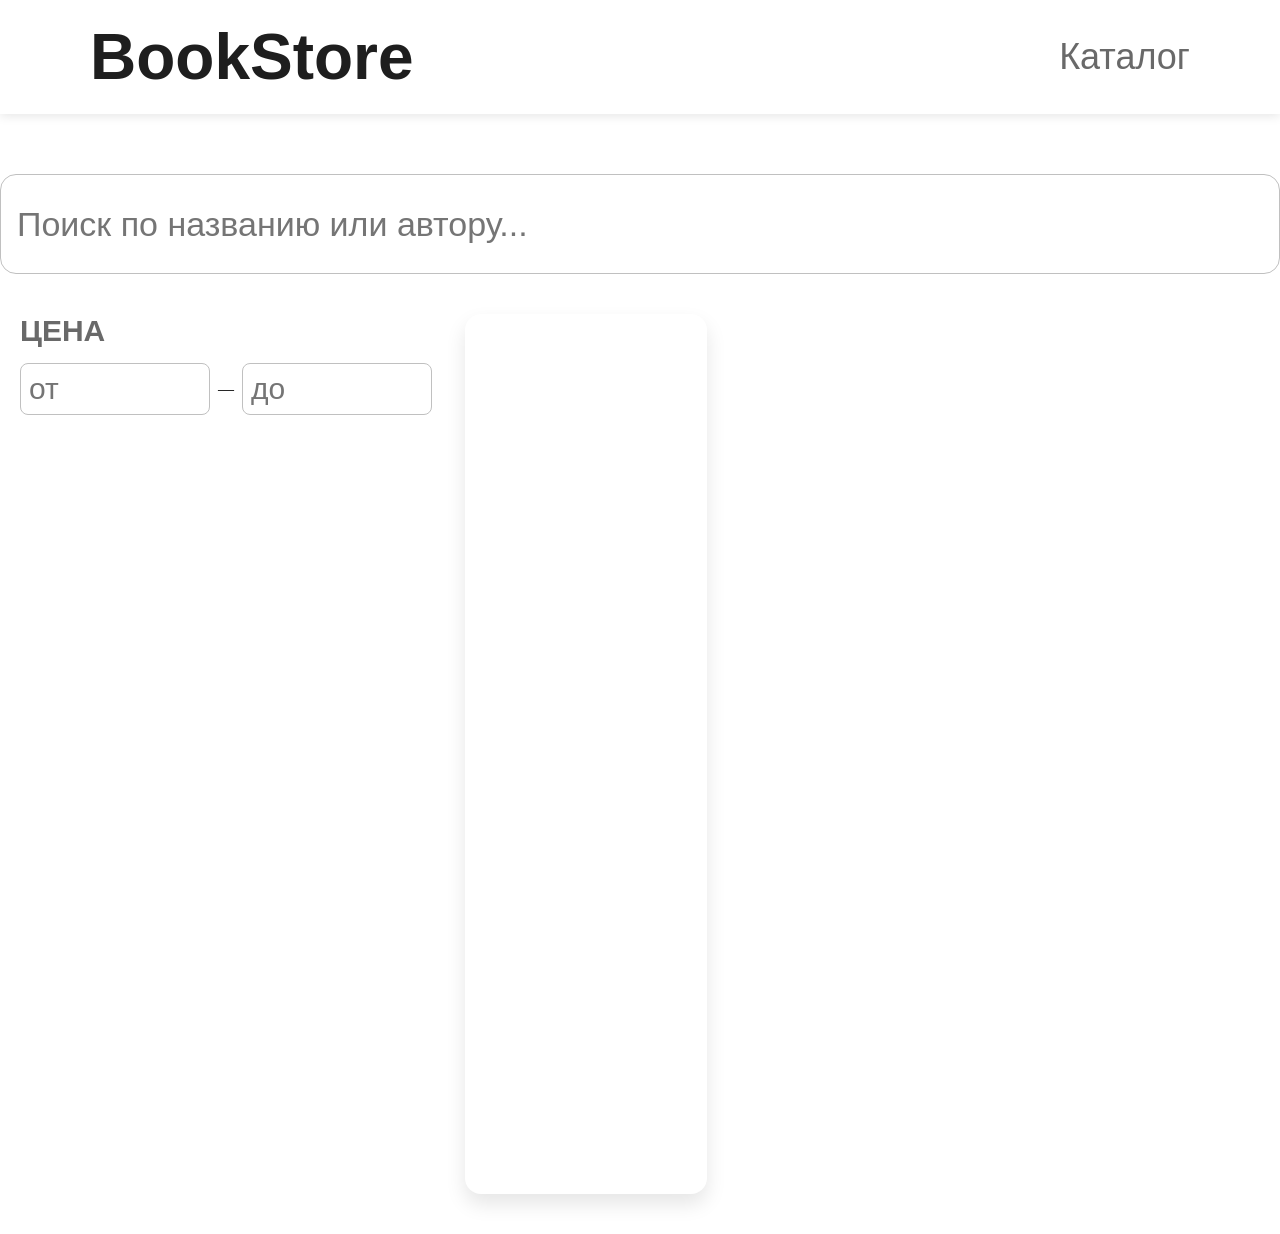
<file: frontend-bookstore/index.html>
<!DOCTYPE html>
<html lang="ru">
<head>
    <meta charset="UTF-8">
    <meta name="viewport" content="width=device-width, initial-scale=1.0">
    <title>BookStore</title>
    <link rel="stylesheet" href="style.css">
</head>
<body>
    <header class="header">
            <h1 class="logo"><a href="index.html">BookStore</a></h1>
            <nav class="nav">
                <ul id="nav-list">
                    <li><a href="index.html">Каталог</a></li>
                </ul>
            </nav>
    </header>

    <main>
        <div class="search-book">
            <form class="search-book-form" action="index.html">
                <input type="text" id="book" name="book" class="search-form_input" placeholder="Поиск по названию или автору...">
            </form>
        </div>

        <div class="books">
            <div class="price-filter">
                <h4 class="price-filter_title">ЦЕНА</h4>
                <div class="price-inputs">
                    <input type="number" class="price-input price-input_min" placeholder="от">
                    <span class="price-dash">—</span>
                    <input type="number" class="price-input price-input_max" placeholder="до">
                </div>
            </div>  
            <div class="books_grid">
                <div class="card-books"></div>
            </div>
        </div>
    </main>
    <script src="script.js"></script>
</body>
</html>
</file>
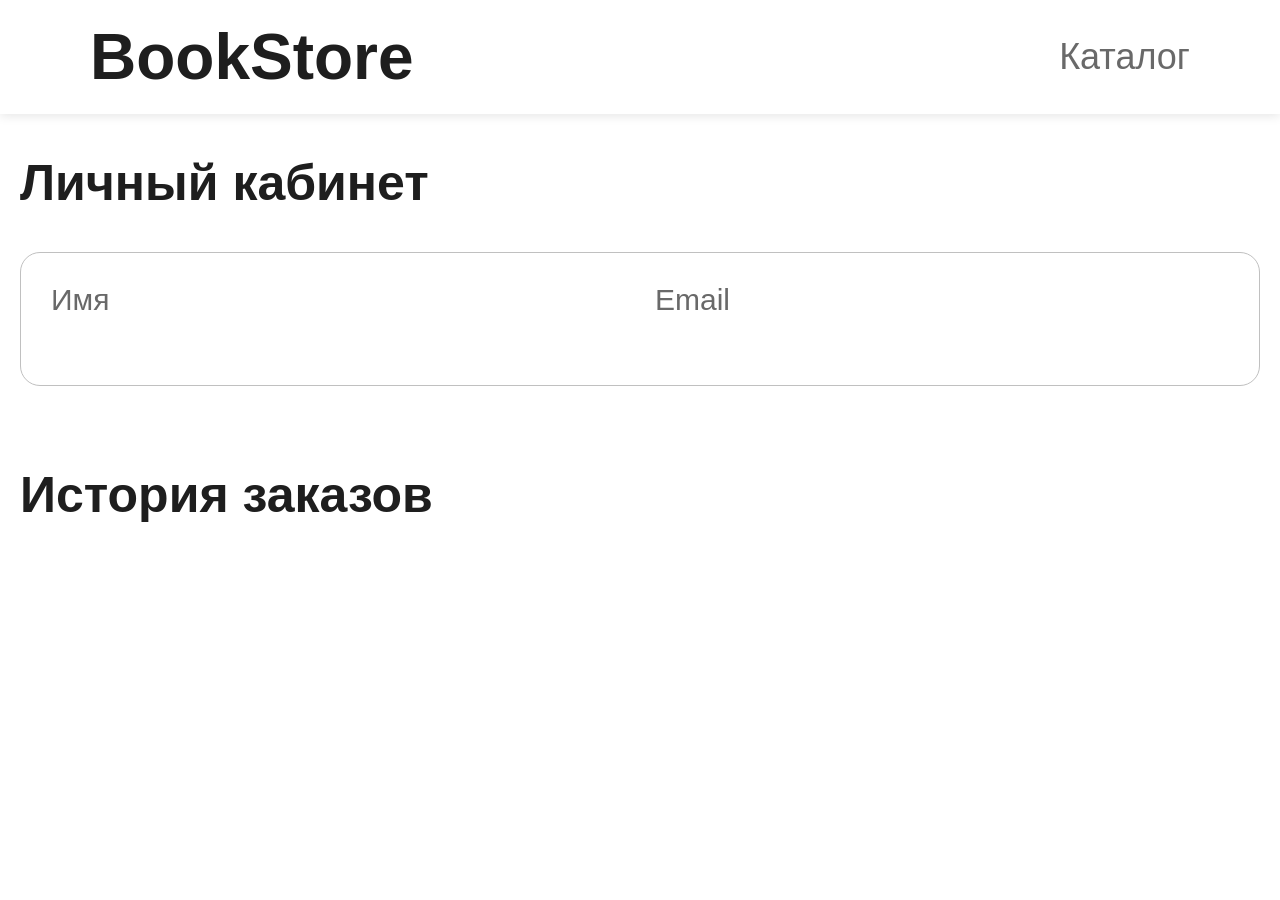
<file: frontend-bookstore/account.html>
<!DOCTYPE html>
<html lang="ru">
<head>
    <meta charset="UTF-8">
    <meta name="viewport" content="width=device-width, initial-scale=1.0">
    <title>Account</title>
    <link rel="stylesheet" href="style.css">
</head>
<body>
    <header class="header">
            <h1 class="logo"><a href="index.html">BookStore</a></h1>
            <nav class="nav">
                <ul id="nav-list">
                    <li><a href="index.html">Каталог</a></li>
                </ul>
            </nav>
    </header>

    <main>
        <div class="profile-container">
            <h1 class="profile_title">Личный кабинет</h1>
            
            <div class="profile-content">
                <div class="profile-main">
                    <div class="profile-info">
                        <div class="info-grid">
                            <div class="info-field">
                                <div class="info-label">Имя</div>
                                <div class="info-value" id="user-name"></div>
                            </div>
                            <div class="info-field">
                                <div class="info-label">Email</div>
                                <div class="info-value" id="user-email"></div>
                            </div>
                        </div>
                    </div>
                    
                    <h2 class="order-title">История заказов</h2>
                    <div class="profile-orders">
                        <!-- <div class="order-card">
                            <div class="order-header">
                                <div class="order-date">15.04.2026</div>
                                <div class="order-status delivered">Доставлен</div>
                                <div class="order-total">1240 ₽</div>
                            </div>
                            <div class="order-items">
                                <div class="order-item">
                                    <span class="item-name">Мастер и Маргарита</span>
                                    <span class="item-quantity">× 1</span>
                                    <span class="item-price">450 ₽</span>
                                </div>
                                <div class="order-item">
                                    <span class="item-name">Три товарища</span>
                                    <span class="item-quantity">× 1</span>
                                    <span class="item-price">420 ₽</span>
                                </div>
                                <div class="order-item">
                                    <span class="item-name">Маленький принц</span>
                                    <span class="item-quantity">× 1</span>
                                    <span class="item-price">320 ₽</span>
                                </div>
                            </div>
                        </div>
                        
                        <div class="order-card">
                            <div class="order-header">
                                <div class="order-date">28.03.2026</div>
                                <div class="order-status delivered">Доставлен</div>
                                <div class="order-total">970 ₽</div>
                            </div>
                            <div class="order-items">
                                <div class="order-item">
                                    <span class="item-name">Преступление и наказание</span>
                                    <span class="item-quantity">× 1</span>
                                    <span class="item-price">520 ₽</span>
                                </div>
                                <div class="order-item">
                                    <span class="item-name">Алиса в стране чудес</span>
                                    <span class="item-quantity">× 1</span>
                                    <span class="item-price">350 ₽</span>
                                </div>
                            </div>
                        </div> -->
                    </div>
                </div>
            </div>
        </div>
        <script>
            async function loadProfile() {
                try {
                    const response = await fetch('http://localhost:8080/me', {
                        method: 'GET',
                        credentials: 'include'
                    });
        
                    if (response.status === 401) {
                        window.location.href = 'sign.html';
                        return;
                    }
        
                    const user = await response.json();
        
                    document.getElementById('user-name').textContent = user.name;
                    document.getElementById('user-email').textContent = user.email;
        
                } catch (error) {
                    console.error(error);
                }
            }
        
            loadProfile();
        </script>
    </main>
    <script src="script.js"></script>
</body>
</html>
</file>
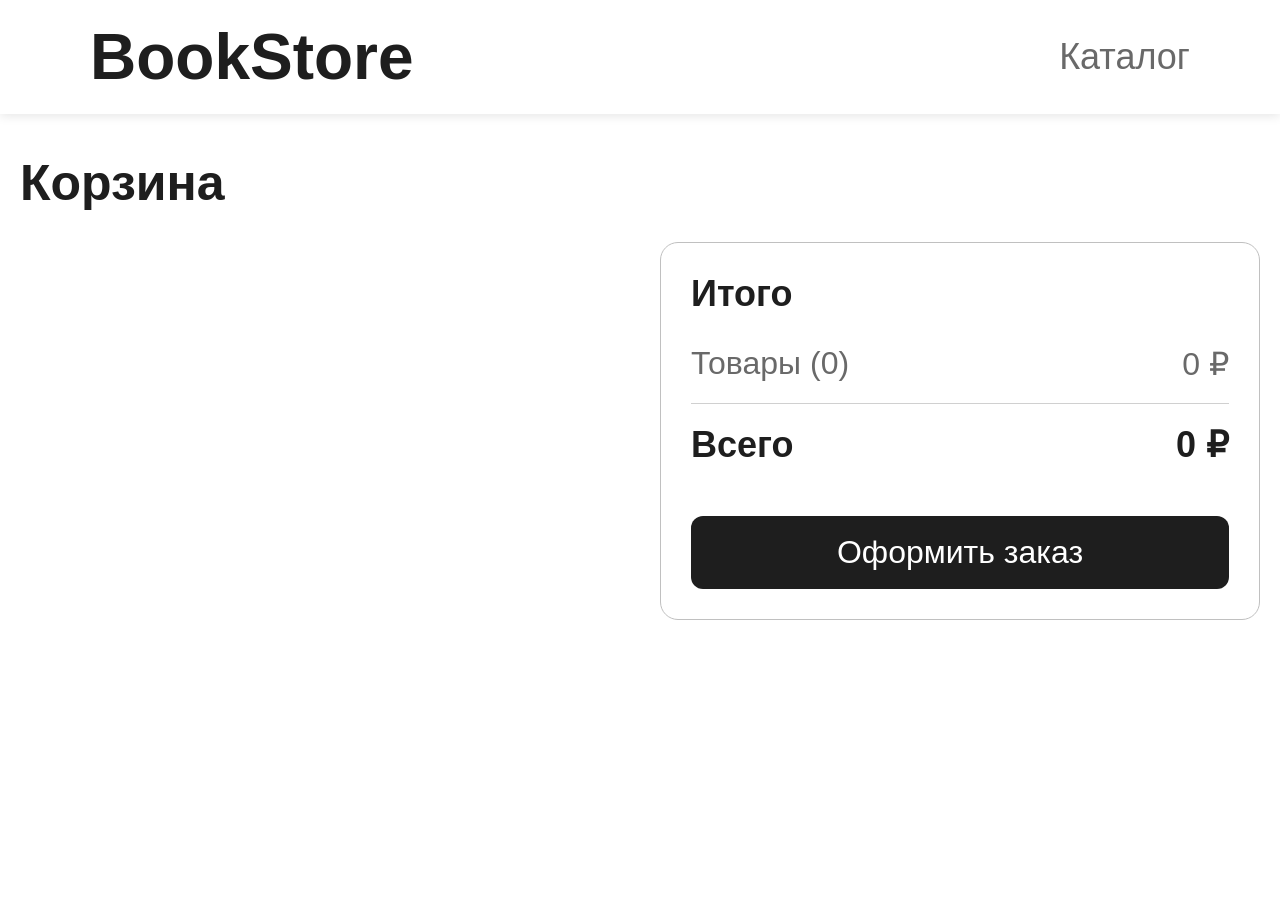
<file: frontend-bookstore/basket.html>
<!DOCTYPE html>
<html lang="ru">
<head>
    <meta charset="UTF-8">
    <meta name="viewport" content="width=device-width, initial-scale=1.0">
    <title>Basket</title>
    <link rel="stylesheet" href="style.css">
</head>
<body>
    <header class="header">
            <h1 class="logo"><a href="index.html">BookStore</a></h1>
            <nav class="nav">
                <ul id="nav-list">
                    <li><a href="index.html">Каталог</a></li>
                </ul>
            </nav>
    </header>
    <main>
        <div class="basket-container">
            <h1 class="basket_title">Корзина</h1>
            <div class="basket-content">
                <div class="basket-items">
                    <div class="basket-item_grid"></div>
                </div>
    
                <div class="basket-summary">
                    <h3 class="summary-title">Итого</h3>
                    <div class="summary-row">
                        <span class="summary-count">Товары (0)</span>
                        <span class="summary-price">0 ₽</span>
                    </div>
                    <div class="summary-row total">
                        <span>Всего</span>
                        <span class="summary-total">0 ₽</span>
                    </div>
                    <button class="checkout-btn">Оформить заказ</button>
                </div>
            </div>

            <!-- Модальное окно подтверждения -->
            <div id="payment-modal" class="payment-modal">
                <div class="payment-modal-content">
                    <h3 class="payment-modal-title">Подтверждение оплаты</h3>
                    <p class="payment-modal-text">Вы уверены, что хотите оплатить заказ?</p>
                    <div class="payment-modal-buttons">
                        <button class="payment-btn payment-btn-yes" id="confirm-payment">Да</button>
                        <button class="payment-btn payment-btn-no" id="cancel-payment">Нет</button>
                    </div>
                </div>
            </div>
        </div>
    </main>
    <script src="script.js"></script>
</body>
</html>
</file>
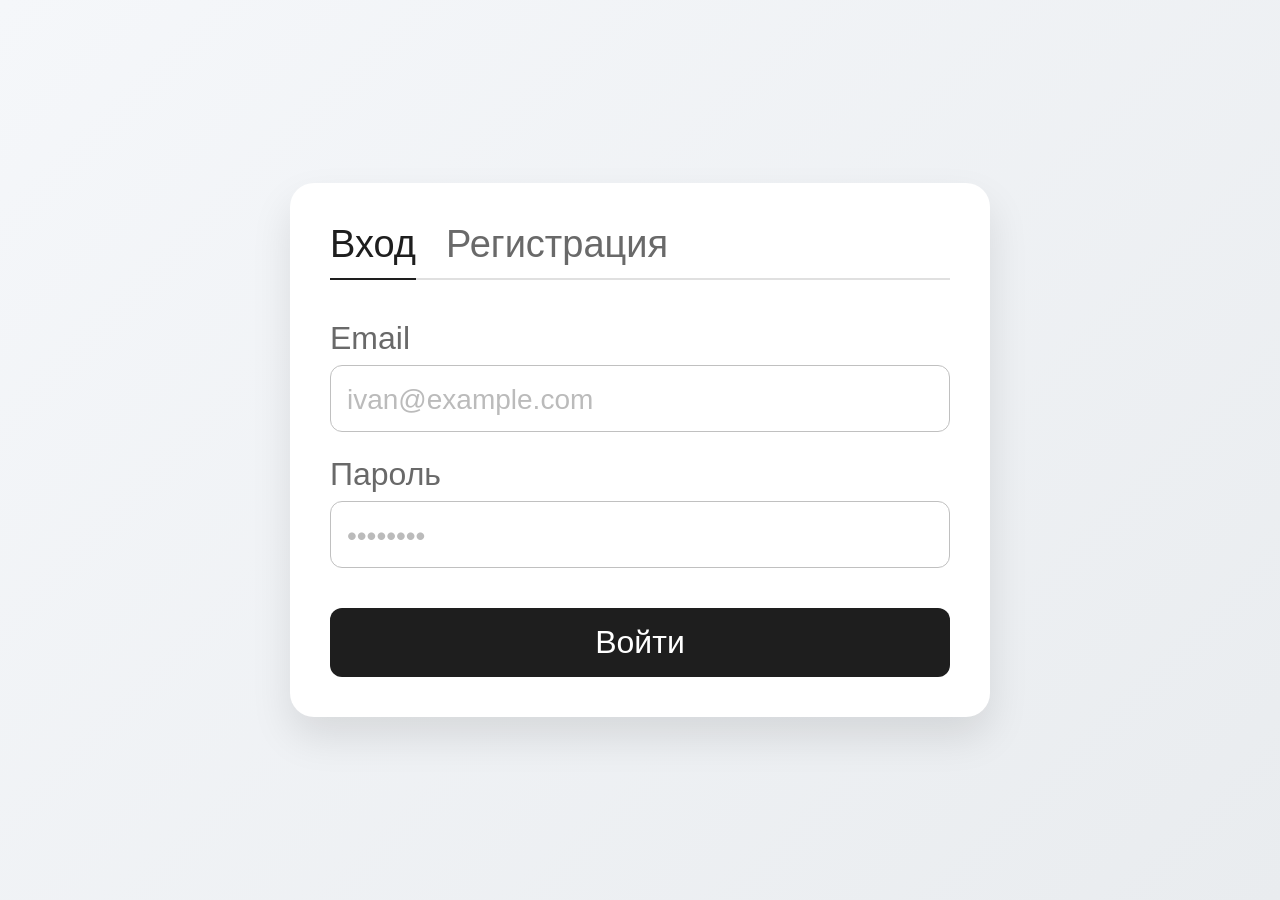
<file: frontend-bookstore/sign.html>
<!DOCTYPE html>
<html lang="ru">
<head>
    <meta charset="UTF-8">
    <meta name="viewport" content="width=device-width, initial-scale=1.0">
    <title>Sign</title>
    <link rel="stylesheet" href="style.css">
</head>

<body>
    <main>
        <div class="auth-container">
            <div class="auth-card">
                <div class="auth-tabs">
                    <button class="auth-tab active" data-tab="login">Вход</button>
                    <button class="auth-tab" data-tab="register">Регистрация</button>
                </div>
                
                <form class="auth-form login-form" id="login-form">
                    <div class="form-group">
                        <label class="form-label">Email</label>
                        <input type="email" name="email" class="form-input" placeholder="ivan@example.com">
                    </div>
                    <div class="form-group">
                        <label class="form-label">Пароль</label>
                        <input type="password" name="password" class="form-input" placeholder="••••••••">
                    </div>
                    <button type="submit" class="auth-btn">Войти</button>
                </form>
                
                <form class="auth-form register-form" id="register-form" style="display: none;">
                    <div class="form-group">
                        <label class="form-label">Имя пользователя</label>
                        <input type="text" name="name" class="form-input" placeholder="Иван Петров">
                    </div>
                    <div class="form-group">
                        <label class="form-label">Email</label>
                        <input type="email" name="email" class="form-input" placeholder="ivan@example.com">
                    </div>
                    <div class="form-group">
                        <label class="form-label">Пароль</label>
                        <input type="password" name="password" class="form-input" placeholder="••••••••">
                    </div>
                    <button type="submit" class="auth-btn">Зарегистрироваться</button>
                </form>
            </div>
        </div>
        
        <script>
            const tabs = document.querySelectorAll('.auth-tab');
            const loginForm = document.getElementById('login-form');
            const registerForm = document.getElementById('register-form');
        
            tabs.forEach(tab => {
                tab.addEventListener('click', () => {
                    tabs.forEach(t => t.classList.remove('active'));
                    tab.classList.add('active');
        
                    if (tab.dataset.tab === 'login') {
                        loginForm.style.display = 'block';
                        registerForm.style.display = 'none';
                    } else {
                        loginForm.style.display = 'none';
                        registerForm.style.display = 'block';
                    }
                });
            });
        
            // LOGIN
            loginForm.addEventListener('submit', async (e) => {
                e.preventDefault();

                const email = loginForm.email.value;
                const password = loginForm.password.value;

                const response = await fetch('http://localhost:8080/login', {
                    method: 'POST',
                    credentials: 'include',
                    headers: {
                        'Content-Type': 'application/x-www-form-urlencoded'
                    },
                    body: `email=${encodeURIComponent(email)}&password=${encodeURIComponent(password)}`
                });

                if (response.ok) {
                    window.location.href = 'index.html';
                } else {
                    alert('Неверный email или пароль');
                }
            });
        
            // REGISTER
            registerForm.addEventListener('submit', async (e) => {
                e.preventDefault();

                const name = registerForm.name.value;
                const email = registerForm.email.value;
                const password = registerForm.password.value;

                const response = await fetch('http://localhost:8080/registration', {
                    method: 'POST',
                    credentials: 'include',
                    headers: {
                        'Content-Type': 'application/x-www-form-urlencoded'
                    },
                    body:
                        `name=${encodeURIComponent(name)}` +
                        `&email=${encodeURIComponent(email)}` +
                        `&password=${encodeURIComponent(password)}`
                });

                if (response.ok) {
                    alert('Регистрация успешна');
                } else {
                    alert('Ошибка регистрации');
                }
            });
        </script>
    </main>
    <script src="script.js"></script>
</body>
</html>
</file>
<file: frontend-bookstore/style.css>
* {
    margin: 0;
    padding: 0;
    box-sizing: border-box;
}

.header {
    background: #FFFFFF;
    padding: 20px 90px;
    display: flex;
    justify-content: space-between;
    align-items: center;
    box-shadow: 0 2px 10px rgba(0,0,0,0.1);
}

.logo a{
    text-decoration: none;
    font-size: 64px;
    font-family: 'Montserrat', sans-serif;
    color: #1E1E1E;
    margin: 0;
}

.logo a:hover {
    color: #696969;
}

.nav > ul {
    display: flex;
    list-style: none;
    gap: 60px;
}

.nav a {
    text-decoration: none;
    font-family: 'Montserrat', sans-serif;
    color: #696969;
    font-size: 36px;
}

.nav a:hover {
    color: #1E1E1E;
}

.nav ul li {
    position: relative;
    list-style: none;
}

.auth-link {
    color: #FFFFFF !important;
    background: #1E1E1E;
    padding: 12px 22px;
    border-radius: 10px;
    transition: all 0.2s;
}

.auth-link:hover {
    background: #444;
}

.search-book {
    display: flex;
    justify-content: center;
    margin-top: 60px;
}

.search-book-form {
    width: 100%;
    max-width: 2400px;
}

.search-form_input {
    width: 100%;
    height: 100px;
    padding: 12px 16px;
    font-size: 34px;
    font-family: 'Montserrat', sans-serif;
    color: #696969;
    border: 1px solid #c0c0c0;
    border-radius: 16px;
    outline: none;
    box-shadow: none;
    -webkit-appearance: none;
    appearance: none;
}

.search-form_input:focus {
    outline: none;
    border-color: #1E1E1E;
    box-shadow: none;
}

.books {
    display: flex;
    max-width: 2400px;
    margin: 0 auto;
    padding: 40px 20px;
    gap: 45px;
}

.price-filter {
    width: 400px;
    flex-shrink: 0;
}

.price-filter_title {
    font-family: 'Montserrat', sans-serif;
    font-size: 30px;
    margin-bottom: 15px;
    color: #696969;
}

.price-inputs {
    display: flex;
    align-items: center;
    gap: 8px;
}

.price-input {
    width: 190px;
    padding: 8px 8px;
    font-family: 'Montserrat', sans-serif;
    font-size: 30px;
    border: 1px solid #c0c0c0;
    border-radius: 8px;
    outline: none;
}

.price-input:focus {
    border-color: #1E1E1E;
}

.books_grid {
    flex: 1;
    display: grid;
    grid-template-columns: repeat(3, 1fr);
    gap: 35px;
}

.card-books {
    position: relative;
    background: #FFFFFF;
    height: 880px;
    border-radius: 16px;
    padding: 20px;
    box-shadow: 0 10px 20px rgba(0, 0, 0, 0.1);
    transition: transform 0.3s;
}

.card-books:hover {
    transform: translateY(-5px);
}

.card-books_image {
    height: 500px;
    display: flex;
    justify-content: center;
    margin-bottom: 110px;
}

.book-cover {
    height: 100%;
    display: block;
}

.card-content {
    display: flex;
    flex-direction: column;
}

.card-title {
    color: #1E1E1E;
    font-family: 'Montserrat', sans-serif;
    font-size: 32px;
    margin-bottom: 20px;
}

.card-author {
    color: #696969;
    font-family: 'Montserrat', sans-serif;
    font-size: 24px;
    margin-bottom: 10px;
}

.card-year {
    color: #696969;
    font-family: 'Montserrat', sans-serif;
    font-size: 24px;
}

.card-price {
    color: #1E1E1E;
    font-family: 'Montserrat', sans-serif;
    font-size: 32px;
    position: absolute;
    bottom: 47px;
}

.in-basket_btn {    
    position: absolute;
    bottom: 27px;
    right: 27px;
    padding: 20px 20px;
    font-family: 'Montserrat', sans-serif;
    background: #1E1E1E;
    color: #FFFFFF;
    border: none;
    border-radius: 10px;
    font-size: 30px;
}

.in-basket_btn:hover {
    background: #444;
}

/* basket.html */
.basket-container {
    max-width: 2400px;
    margin: 0 auto;
    padding: 40px 20px;
}

.basket_title {
    font-family: 'Montserrat', sans-serif;
    font-size: 50px;
    color: #1E1E1E;
    margin-bottom: 30px;
}

.basket-content {
    display: flex;
    position: relative;
    gap: 45px;
    width: 100%;
}

.basket-items {
    display: flex;
    flex: 1;
    flex-direction: column;
    gap: 20px;
    min-width: 0;
}

.basket-item_grid {
    flex: 1;
    display: grid;
    gap: 35px;
}

.card-basket-item {
    display: flex;
    height: 350px;
    width: 1700px;
    gap: 20px;
    background: #FFFFFF;
    border-radius: 18px;
    padding: 20px;
    border: 1px solid #c0c0c0;
    position: relative;
}

.card-basket_image {
    flex-shrink: 0;
}

.basket-book-cover {
    width: 200px;
    height: 100%;
}

.card-basket-info {
    flex: 1;
}

.card-basket-title {
    font-family: 'Montserrat', sans-serif;
    font-size: 36px;
    color: #1E1E1E;
    margin-top: 20px;
    margin-bottom: 12px;
}

.card-basket-author {
    font-family: 'Montserrat', sans-serif;
    font-size: 30px;
    color: #696969;
    margin-bottom: 137px;
}

.card-basket-price {
    position: absolute;
    top: 35px;
    right: 35px;
    font-family: 'Montserrat', sans-serif;
    font-size: 36px;
    font-weight: 600;
    color: #1E1E1E;
}

.basket-item_quantity {
    display: inline-flex;
    align-items: center;
    border: 1px solid #c0c0c0;
    border-radius: 10px;
    background: #FFFFFF;
    overflow: hidden;
}

.quantity-btn {
    width: 55px;
    height: 55px;
    background: transparent;
    border: none;
    font-size: 40px;
    font-weight: 400;
    cursor: pointer;
    font-family: 'Montserrat', sans-serif;
    color: #1E1E1E;
    display: flex;
    align-items: center;
    justify-content: center;
}

.quantity-btn:hover {
    background: #e0e0e0;
}

.quantity-count {
    font-size: 34px;
    font-family: 'Montserrat', sans-serif;
    font-weight: 500;
    color: #1E1E1E;
    min-width: 50px;
    text-align: center;
    background: #FFFFFF;
    padding: 0 8px;
    height: 50px;
    display: flex;
    align-items: center;
    justify-content: center;
}

.basket-summary {
    width: 600px;
    flex-shrink: 0;
    background: #FFFFFF;
    border: 1px solid #c0c0c0;
    border-radius: 18px;
    padding: 30px;
    height: fit-content;
    position: absolute;
    right: 0;
}

.summary-title {
    font-family: 'Montserrat', sans-serif;
    font-size: 36px;
    margin-bottom: 30px;
    color: #1E1E1E;
}

.summary-row {
    display: flex;
    justify-content: space-between;
    font-family: 'Montserrat', sans-serif;
    font-size: 32px;
    color: #696969;
    margin-bottom: 20px;
}

.summary-row.total {
    margin-top: 20px;
    padding-top: 20px;
    border-top: 1px solid #d0d0d0;
    font-size: 36px;
    font-weight: 600;
    color: #1E1E1E;
}

.checkout-btn {
    width: 100%;
    padding: 18px;
    background: #1E1E1E;
    color: white;
    border: none;
    border-radius: 12px;
    font-family: 'Montserrat', sans-serif;
    font-size: 32px;
    cursor: pointer;
    margin-top: 30px;
}

.checkout-btn:hover {
    background: #444;
}

/* Модальное окно */
.payment-modal {
    display: none;
    position: fixed;
    top: 0;
    left: 0;
    width: 100%;
    height: 100%;
    background-color: rgba(0, 0, 0, 0.5);
    z-index: 1000;
    justify-content: center;
    align-items: center;
}

.payment-modal.show {
    display: flex;
}

.payment-modal-content {
    background: #FFFFFF;
    border-radius: 24px;
    padding: 40px;
    max-width: 700px;
    width: 90%;
    text-align: center;
    box-shadow: 0 20px 40px rgba(0, 0, 0, 0.2);
    animation: modalFadeIn 0.3s ease;
}

@keyframes modalFadeIn {
    from {
        opacity: 0;
        transform: scale(0.9);
    }
    to {
        opacity: 1;
        transform: scale(1);
    }
}

.payment-modal-title {
    font-family: 'Montserrat', sans-serif;
    font-size: 38px;
    color: #1E1E1E;
    margin-bottom: 16px;
}

.payment-modal-text {
    font-family: 'Montserrat', sans-serif;
    font-size: 32px;
    color: #696969;
    margin-bottom: 32px;
}

.payment-modal-buttons {
    display: flex;
    gap: 20px;
    justify-content: center;
}

.payment-btn {
    padding: 12px 32px;
    font-family: 'Montserrat', sans-serif;
    font-size: 32px;
    font-weight: 500;
    border: none;
    border-radius: 12px;
    cursor: pointer;
    transition: all 0.2s;
}

.payment-btn-yes {
    background: #1E1E1E;
    color: white;
}

.payment-btn-yes:hover {
    background: #444;
}

.payment-btn-no {
    background: #f0f0f0;
    color: #1E1E1E;
}

.payment-btn-no:hover {
    background: #e0e0e0;
}


/* account.html */
.profile-container {
    max-width: 2400px;
    margin: 0 auto;
    padding: 40px 20px;
}

.profile_title {
    font-family: 'Montserrat', sans-serif;
    font-size: 50px;
    color: #1E1E1E;
    margin-bottom: 40px;
}

.profile-content {
    display: flex;
    gap: 60px;
}

.profile-main {
    flex: 1;
}

.profile-info {
    background: #fff;
    border-radius: 20px;
    padding: 30px;
    border: 1px solid #c0c0c0;
    margin-bottom: 80px;
}

.info-grid {
    display: grid;
    grid-template-columns: repeat(2, 1fr);
    gap: 30px;
    margin-bottom: 30px;
}

.info-label {
    font-family: 'Montserrat', sans-serif;
    font-size: 30px;
    color: #696969;
    margin-bottom: 8px;
}

.info-value {
    font-family: 'Montserrat', sans-serif;
    font-size: 36px;
    color: #1E1E1E;
}

/* История покупок */
.order-title {
    font-family: 'Montserrat', sans-serif;
    font-size: 50px;
    color: #1E1E1E;
    margin-bottom: 40px;
}

.profile-orders {
    display: flex;
    flex-direction: column;
    gap: 30px;
}

.order-card {
    background: #fff;
    border-radius: 20px;
    padding: 25px;
    border: 1px solid #c0c0c0;
}

.order-header {
    display: flex;
    align-items: baseline;
    gap: 30px;
    padding-bottom: 20px;
    border-bottom: 1px solid #e0e0e0;
    margin-bottom: 20px;
    flex-wrap: wrap;
}

.order-date {
    font-family: 'Montserrat', sans-serif;
    font-size: 36px;
    color: #696969;
}

.order-status {
    font-family: 'Montserrat', sans-serif;
    font-size: 34px;
    padding: 4px 12px;
    border-radius: 20px;
    background: #e8f5e9;
    color: #2e7d32;
}

.order-status.delivered {
    background: #e8f5e9;
    color: #2e7d32;
}

.order-total {
    font-family: 'Montserrat', sans-serif;
    font-size: 36px;
    font-weight: 600;
    color: #1E1E1E;
    margin-left: auto;
}

.order-items {
    display: flex;
    flex-direction: column;
    gap: 12px;
    margin-bottom: 20px;
}

.order-item {
    display: flex;
    gap: 20px;
    font-family: 'Montserrat', sans-serif;
    font-size: 36px;
}

.item-name {
    flex: 1;
    color: #1E1E1E;
}

.item-quantity {
    color: #696969;
    min-width: 50px;
}

.item-price {
    color: #1E1E1E;
    font-weight: 500;
    min-width: 80px;
    text-align: right;
}

/* sign.html */
.auth-container {
    min-height: 100vh;
    display: flex;
    align-items: center;
    justify-content: center;
    padding: 40px 20px;
    background: linear-gradient(135deg, #f5f7fa 0%, #e9ecef 100%);
}

.auth-card {
    width: 100%;
    max-width: 700px;
    background: #FFFFFF;
    border-radius: 24px;
    box-shadow: 0 20px 40px rgba(0, 0, 0, 0.1);
    padding: 40px;
}

.auth-tabs {
    display: flex;
    gap: 30px;
    margin-bottom: 40px;
    border-bottom: 2px solid #e0e0e0;
}

.auth-tab {
    background: none;
    border: none;
    font-family: 'Montserrat', sans-serif;
    font-size: 38px;
    font-weight: 500;
    color: #696969;
    cursor: pointer;
    padding: 0 0 12px 0;
    transition: all 0.2s ease;
    position: relative;
}

.auth-tab:hover {
    color: #1E1E1E;
}

.auth-tab.active {
    color: #1E1E1E;
}

.auth-tab.active::after {
    content: '';
    position: absolute;
    bottom: -2px;
    left: 0;
    width: 100%;
    height: 2px;
    background: #1E1E1E;
}

.auth-form {
    display: block;
}

.form-group {
    margin-bottom: 24px;
}

.form-label {
    display: block;
    font-family: 'Montserrat', sans-serif;
    font-size: 32px;
    color: #696969;
    margin-bottom: 8px;
}

.form-input {
    width: 100%;
    padding: 14px 16px;
    font-family: 'Montserrat', sans-serif;
    font-size: 32px;
    color: #1E1E1E;
    background: #FFFFFF;
    border: 1px solid #c0c0c0;
    border-radius: 12px;
    outline: none;
    box-sizing: border-box;
    transition: border-color 0.2s;
}

.form-input:focus {
    border-color: #1E1E1E;
}

.form-input::placeholder {
    color: #bbb;
    font-size: 28px;
}

.auth-btn {
    width: 100%;
    padding: 16px;
    background: #1E1E1E;
    color: white;
    border: none;
    border-radius: 12px;
    font-family: 'Montserrat', sans-serif;
    font-size: 32px;
    font-weight: 500;
    cursor: pointer;
    transition: background 0.2s;
    margin-top: 16px;
}

.auth-btn:hover {
    background: #444;
}
</file>
